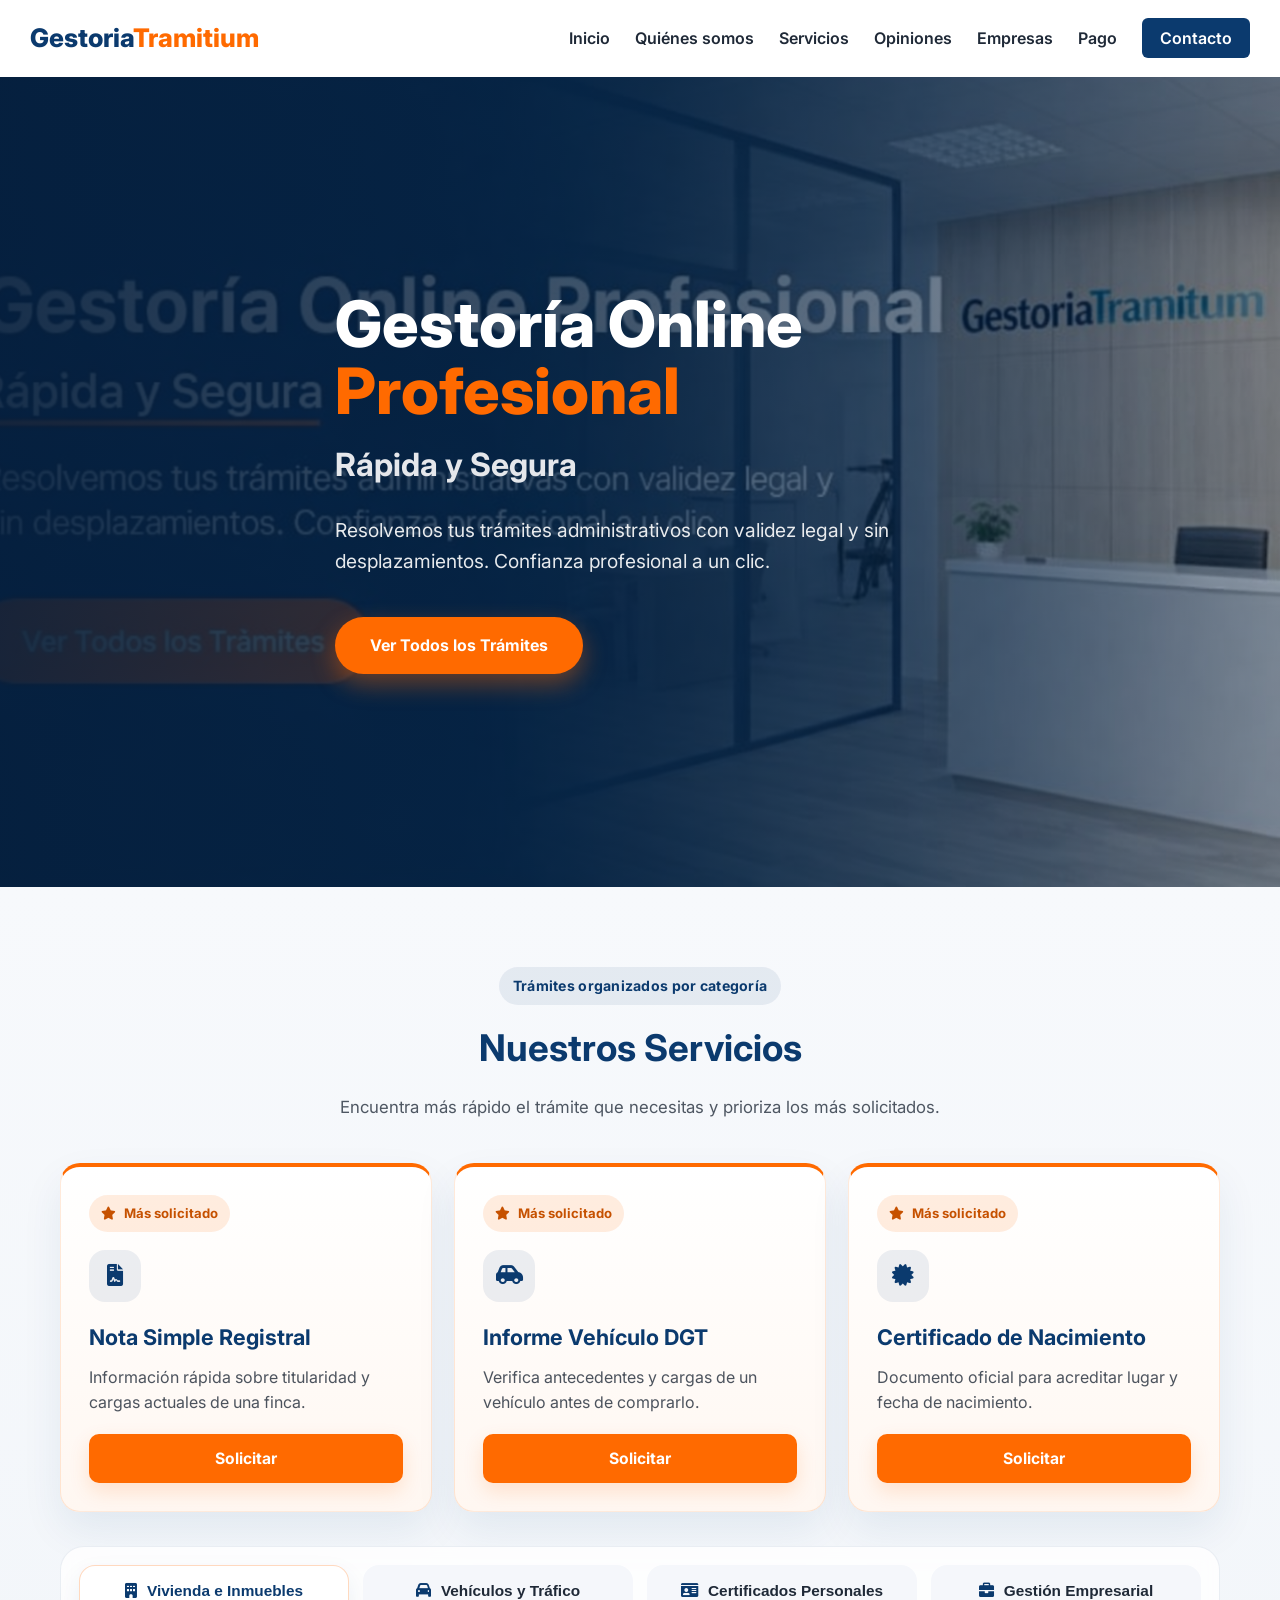
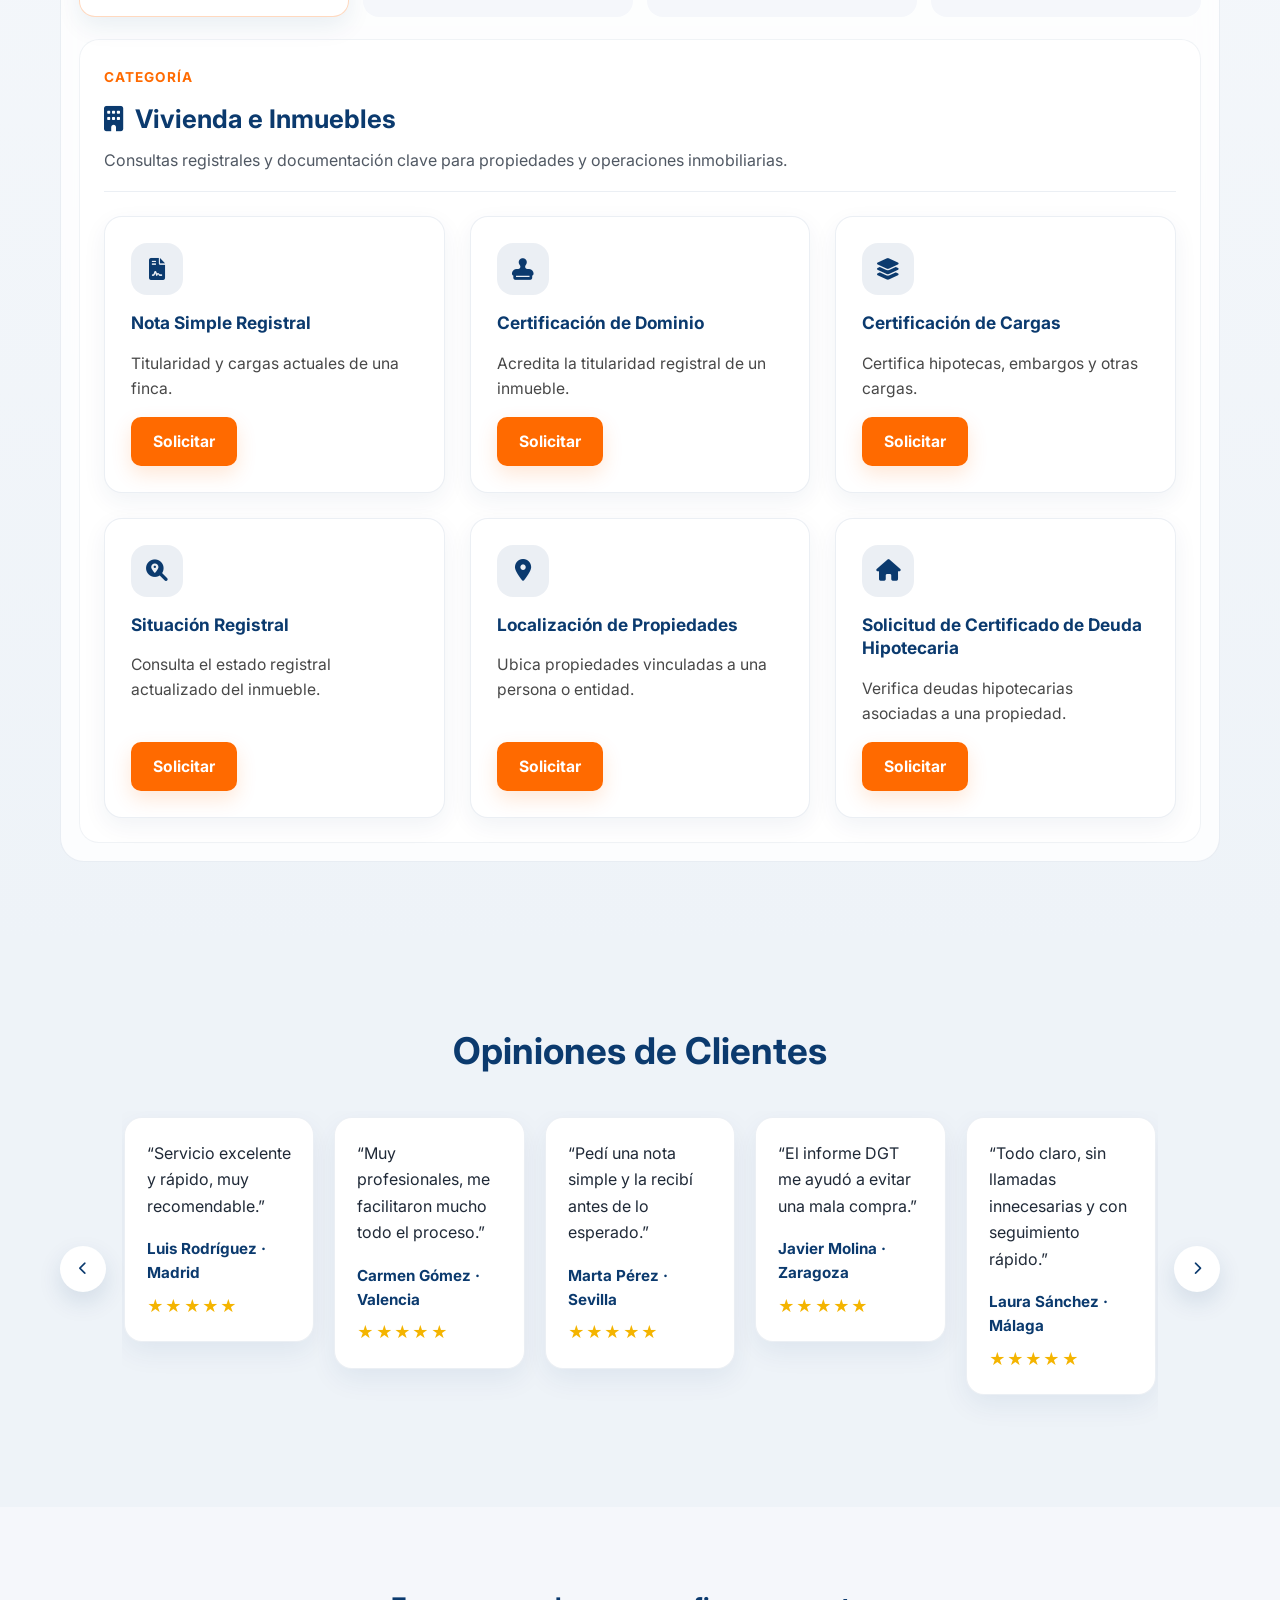
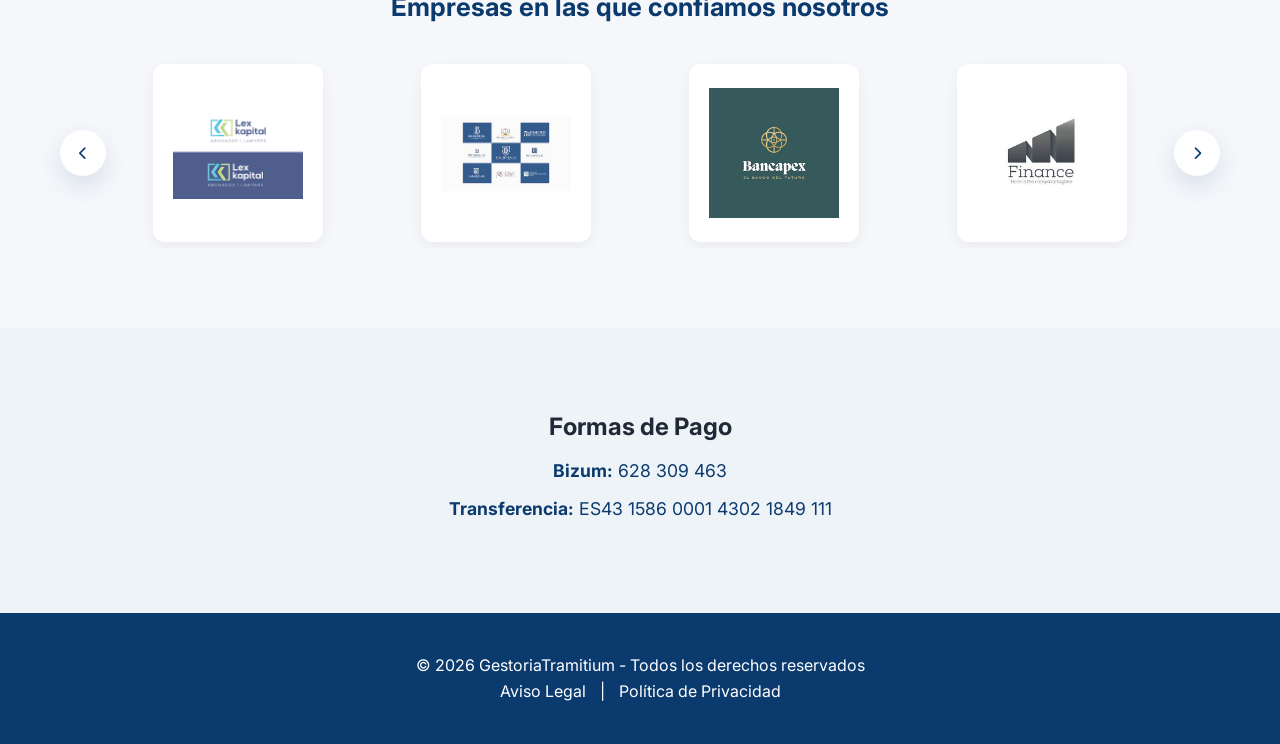
<file: index.html>
<!DOCTYPE html>
<html lang="es">
<head>
    <meta charset="UTF-8">
    <meta name="viewport" content="width=device-width, initial-scale=1.0">
    <title>GestoriaTramitium - Trámites Online</title>
    <link href="https://fonts.googleapis.com/css2?family=Inter:wght@300;400;600;700;800&display=swap" rel="stylesheet">
    <link rel="stylesheet" href="https://cdnjs.cloudflare.com/ajax/libs/font-awesome/6.0.0/css/all.min.css">
    <link rel="stylesheet" href="style.css">
</head>
<body>

<header>
    <nav class="navbar">
        <div class="logo">
            <a href="index.html" class="logo-link">
                <span class="logo-text">Gestoria<span>Tramitium</span></span>
            </a>
        </div>

        <ul class="nav-links">
            <li><a href="#inicio">Inicio</a></li>
            <li><a href="quienes-somos.html">Quiénes somos</a></li>
            <li><a href="#servicios">Servicios</a></li>
            <li><a href="#testimonios">Opiniones</a></li>
            <li><a href="#clientes">Empresas</a></li>
            <li><a href="#pago">Pago</a></li>
            <li><a href="mailto:tramite@gestoriatramitium.es" class="btn-contact">Contacto</a></li>
        </ul>
    </nav>
</header>

<section id="inicio" class="hero">
    <div class="hero-overlay"></div>

    <div class="hero-container">
        <div class="hero-content container">
            <h1>
                Gestoría Online <br>
                <span class="highlight">Profesional</span>
            </h1>

            <h2>Rápida y Segura</h2>

            <p>
                Resolvemos tus trámites administrativos con validez legal y sin desplazamientos.
                Confianza profesional a un clic.
            </p>

            <a href="#servicios" class="cta-main">
                Ver Todos los Trámites
            </a>
        </div>
    </div>
</section>

<section id="servicios" class="section services-section">
    <div class="container">
        <div class="section-header services-header">
            <span class="section-eyebrow">Trámites organizados por categoría</span>
            <h2>Nuestros Servicios</h2>
            <p>Encuentra más rápido el trámite que necesitas y prioriza los más solicitados.</p>
        </div>

        <div class="featured-services">
            <article class="featured-card">
                <span class="featured-badge"><i class="fa-solid fa-star"></i> Más solicitado</span>
                <div class="featured-icon"><i class="fa-solid fa-file-contract"></i></div>
                <div class="featured-copy">
                    <h3>Nota Simple Registral</h3>
                    <p>Información rápida sobre titularidad y cargas actuales de una finca.</p>
                </div>
                <a href="https://docs.google.com/forms/d/e/1FAIpQLSeAPuFncG-16JSSHBr7iml4V8OIPR55cmPd4rYVPtdCjG9xKw/viewform?usp=header" class="btn-service" target="_blank" rel="noopener noreferrer">Solicitar</a>
            </article>

            <article class="featured-card">
                <span class="featured-badge"><i class="fa-solid fa-star"></i> Más solicitado</span>
                <div class="featured-icon"><i class="fa-solid fa-car-side"></i></div>
                <div class="featured-copy">
                    <h3>Informe Vehículo DGT</h3>
                    <p>Verifica antecedentes y cargas de un vehículo antes de comprarlo.</p>
                </div>
                <a href="https://docs.google.com/forms/d/e/1FAIpQLSfPMPpwp64ntn2y9XhbDTxqcHLTMRMqArTNuViWwEWyZ9jGfQ/viewform?usp=header" class="btn-service" target="_blank" rel="noopener noreferrer">Solicitar</a>
            </article>

            <article class="featured-card">
                <span class="featured-badge"><i class="fa-solid fa-star"></i> Más solicitado</span>
                <div class="featured-icon"><i class="fa-solid fa-certificate"></i></div>
                <div class="featured-copy">
                    <h3>Certificado de Nacimiento</h3>
                    <p>Documento oficial para acreditar lugar y fecha de nacimiento.</p>
                </div>
                <a href="https://docs.google.com/forms/d/e/1FAIpQLSfcJP7ArRjXzZjLSYHaSzUXXNsXbHl8WrlpL-mCj-HWcej-9Q/viewform?usp=header" class="btn-service" target="_blank" rel="noopener noreferrer">Solicitar</a>
            </article>
        </div>

        <div class="services-browser">
            <div class="service-tabs" role="tablist" aria-label="Categorías de trámites">
                <button class="tab-button active" type="button" data-category="inmuebles" role="tab" aria-selected="true">
                    <i class="fa-solid fa-building"></i>
                    <span>Vivienda e Inmuebles</span>
                </button>

                <button class="tab-button" type="button" data-category="vehiculos" role="tab" aria-selected="false">
                    <i class="fa-solid fa-car"></i>
                    <span>Vehículos y Tráfico</span>
                </button>

                <button class="tab-button" type="button" data-category="personales" role="tab" aria-selected="false">
                    <i class="fa-solid fa-id-card"></i>
                    <span>Certificados Personales</span>
                </button>

                <button class="tab-button" type="button" data-category="empresarial" role="tab" aria-selected="false">
                    <i class="fa-solid fa-briefcase"></i>
                    <span>Gestión Empresarial</span>
                </button>
            </div>

            <div class="service-select-wrapper">
                <label for="service-category" class="service-select-label">Explorar categoría</label>
                <select id="service-category" class="service-select" aria-label="Selecciona una categoría de trámites">
                    <option value="inmuebles">Vivienda e Inmuebles</option>
                    <option value="vehiculos">Vehículos y Tráfico</option>
                    <option value="personales">Certificados Personales</option>
                    <option value="empresarial">Gestión Empresarial</option>
                </select>
            </div>

            <div class="service-panels">
                <div class="service-panel active" id="panel-inmuebles" data-category="inmuebles" role="tabpanel">
                    <div class="category-header">
                        <div>
                            <span class="category-kicker">Categoría</span>
                            <h3><i class="fa-solid fa-building"></i> Vivienda e Inmuebles</h3>
                            <p>Consultas registrales y documentación clave para propiedades y operaciones inmobiliarias.</p>
                        </div>
                    </div>

                    <div class="service-grid category-grid">
                        <article class="service-card">
                            <div class="card-icon"><i class="fa-solid fa-file-contract"></i></div>
                            <h4>Nota Simple Registral</h4>
                            <p>Titularidad y cargas actuales de una finca.</p>
                            <a href="https://docs.google.com/forms/d/e/1FAIpQLSeAPuFncG-16JSSHBr7iml4V8OIPR55cmPd4rYVPtdCjG9xKw/viewform?usp=header" class="btn-service" target="_blank" rel="noopener noreferrer">Solicitar</a>
                        </article>

                        <article class="service-card">
                            <div class="card-icon"><i class="fa-solid fa-stamp"></i></div>
                            <h4>Certificación de Dominio</h4>
                            <p>Acredita la titularidad registral de un inmueble.</p>
                            <a href="https://docs.google.com/forms/d/e/1FAIpQLSdmdEooY22JpDGJ7arMW2-H1IZ99RW9dqCH8C1Ai9Wh0oXoJw/viewform?usp=header" class="btn-service" target="_blank" rel="noopener noreferrer">Solicitar</a>
                        </article>

                        <article class="service-card">
                            <div class="card-icon"><i class="fa-solid fa-layer-group"></i></div>
                            <h4>Certificación de Cargas</h4>
                            <p>Certifica hipotecas, embargos y otras cargas.</p>
                            <a href="https://docs.google.com/forms/d/e/1FAIpQLSdX22_90FlvsZvMdv0XqBRUU6LWQQbL6edG0oTKm97APpkxBA/viewform?usp=header" class="btn-service" target="_blank" rel="noopener noreferrer">Solicitar</a>
                        </article>

                        <article class="service-card">
                            <div class="card-icon"><i class="fa-solid fa-magnifying-glass-location"></i></div>
                            <h4>Situación Registral</h4>
                            <p>Consulta el estado registral actualizado del inmueble.</p>
                            <a href="https://docs.google.com/forms/d/e/1FAIpQLSfFzVcOHyPvipcp5dukV1DJxYKEtJiL-1R5BaZY5iPwV5obuA/viewform?usp=header" class="btn-service" target="_blank" rel="noopener noreferrer">Solicitar</a>
                        </article>

                        <article class="service-card">
                            <div class="card-icon"><i class="fa-solid fa-location-dot"></i></div>
                            <h4>Localización de Propiedades</h4>
                            <p>Ubica propiedades vinculadas a una persona o entidad.</p>
                            <a href="https://docs.google.com/forms/d/e/1FAIpQLSd2Hr9woJmdALFdI3NvfpKP8OUT54sobu9-hwbmmXa0YraVbg/viewform?usp=publish-editor" class="btn-service" target="_blank" rel="noopener noreferrer">Solicitar</a>
                        </article>

                        <article class="service-card">
                            <div class="card-icon"><i class="fa-solid fa-house"></i></div>
                            <h4>Solicitud de Certificado de Deuda Hipotecaria</h4>
                            <p>Verifica deudas hipotecarias asociadas a una propiedad.</p>
                            <a href="https://docs.google.com/forms/d/e/1FAIpQLSeyydTtcc99GgAxJTX28Q67yH1gDvUOW3oKoZh9DsC7G4LNfA/viewform?usp=header" class="btn-service" target="_blank" rel="noopener noreferrer">Solicitar</a>
                        </article>
                    </div>
                </div>

                <div class="service-panel" id="panel-vehiculos" data-category="vehiculos" role="tabpanel" hidden>
                    <div class="category-header">
                        <div>
                            <span class="category-kicker">Categoría</span>
                            <h3><i class="fa-solid fa-car"></i> Vehículos y Tráfico</h3>
                            <p>Gestiones de conducción y consultas previas para compra o regularización de vehículos.</p>
                        </div>
                    </div>

                    <div class="service-grid category-grid">
                        <article class="service-card">
                            <div class="card-icon"><i class="fa-solid fa-car-side"></i></div>
                            <h4>Informe Vehículo DGT</h4>
                            <p>Antecedentes, cargas y datos clave del vehículo.</p>
                            <a href="https://docs.google.com/forms/d/e/1FAIpQLSfPMPpwp64ntn2y9XhbDTxqcHLTMRMqArTNuViWwEWyZ9jGfQ/viewform?usp=header" class="btn-service" target="_blank" rel="noopener noreferrer">Solicitar</a>
                        </article>

                        <article class="service-card">
                            <div class="card-icon"><i class="fa-solid fa-rotate"></i></div>
                            <h4>Renovación de Permiso</h4>
                            <p>Renueva tu carnet de conducir sin complicaciones.</p>
                            <a href="https://docs.google.com/forms/d/e/1FAIpQLSeqVDfsaU6dQELM3kQ-3qFwJDe1IUKPJz9P-FbWnJSkB-_DBw/viewform?usp=header" class="btn-service" target="_blank" rel="noopener noreferrer">Solicitar</a>
                        </article>

                        <article class="service-card">
                            <div class="card-icon"><i class="fa-solid fa-copy"></i></div>
                            <h4>Duplicado de Permiso</h4>
                            <p>Recupera tu permiso por pérdida, robo o deterioro.</p>
                            <a href="https://docs.google.com/forms/d/e/1FAIpQLSdCD3CsSqiNkQxTTYUfX2oi3cts_glC5fi25wjRFkbEcJIRwQ/viewform?usp=header" class="btn-service" target="_blank" rel="noopener noreferrer">Solicitar</a>
                        </article>

                        <article class="service-card">
                            <div class="card-icon"><i class="fa-solid fa-earth-europe"></i></div>
                            <h4>Permiso Internacional</h4>
                            <p>Obtén autorización para conducir fuera de España.</p>
                            <a href="https://docs.google.com/forms/d/e/1FAIpQLSdXsXyRcMer5cnr2YxzN1tOMVWZEcAvYmFk_5C8_c8wnA3EEA/viewform?usp=header" class="btn-service" target="_blank" rel="noopener noreferrer">Solicitar</a>
                        </article>

                        <article class="service-card">
                            <div class="card-icon"><i class="fa-solid fa-right-left"></i></div>
                            <h4>Canje de Permiso</h4>
                            <p>Cambia tu permiso extranjero por uno español.</p>
                            <a href="https://docs.google.com/forms/d/e/1FAIpQLScn-E86dJNsz6cksdhGfNf4zJjHBc8VRehr4XdLJrKQVHjw5g/viewform?usp=header" class="btn-service" target="_blank" rel="noopener noreferrer">Solicitar</a>
                        </article>
                    </div>
                </div>

                <div class="service-panel" id="panel-personales" data-category="personales" role="tabpanel" hidden>
                    <div class="category-header">
                        <div>
                            <span class="category-kicker">Categoría</span>
                            <h3><i class="fa-solid fa-id-card"></i> Certificados Personales</h3>
                            <p>Documentación oficial del registro civil para trámites personales y familiares.</p>
                        </div>
                    </div>

                    <div class="service-grid category-grid">
                        <article class="service-card">
                            <div class="card-icon"><i class="fa-solid fa-certificate"></i></div>
                            <h4>Certificado de Nacimiento</h4>
                            <p>Acredita lugar y fecha oficial de nacimiento.</p>
                            <a href="https://docs.google.com/forms/d/e/1FAIpQLSfcJP7ArRjXzZjLSYHaSzUXXNsXbHl8WrlpL-mCj-HWcej-9Q/viewform?usp=header" class="btn-service" target="_blank" rel="noopener noreferrer">Solicitar</a>
                        </article>

                        <article class="service-card">
                            <div class="card-icon"><i class="fa-solid fa-user-group"></i></div>
                            <h4>Certificado de Matrimonio</h4>
                            <p>Documento oficial que acredita el matrimonio inscrito.</p>
                            <a href="https://docs.google.com/forms/d/e/1FAIpQLSeD6W3l9vCFWT4qp6redlm_qz5BD3s3J87tjuzR3Z6_ta_anw/viewform?usp=header" class="btn-service" target="_blank" rel="noopener noreferrer">Solicitar</a>
                        </article>

                        <article class="service-card">
                            <div class="card-icon"><i class="fa-solid fa-cross"></i></div>
                            <h4>Certificado de Defunción</h4>
                            <p>Acredita oficialmente el fallecimiento de una persona.</p>
                            <a href="https://docs.google.com/forms/d/e/1FAIpQLSc70oRSd_f5plHgd05Q3ZcnC7s2p38URs9K9JVHSG63My9y7A/viewform?usp=header" class="btn-service" target="_blank" rel="noopener noreferrer">Solicitar</a>
                        </article>

                        <article class="service-card">
                            <div class="card-icon"><i class="fa-solid fa-heart"></i></div>
                            <h4>Certificado de Unión Civil</h4>
                            <p>Acredita una pareja de hecho o unión civil.</p>
                            <a href="https://docs.google.com/forms/d/e/1FAIpQLSfMjqWzb8Vik8ky9yTuuKRkvlZbsti5FrfaArVGPUNdrzkWPw/viewform?usp=header" class="btn-service" target="_blank" rel="noopener noreferrer">Solicitar</a>
                        </article>

                        <article class="service-card">
                            <div class="card-icon"><i class="fa-solid fa-house"></i></div>
                            <h4>Certificado de Convivencia</h4>
                            <p>Justifica convivencia en un mismo domicilio.</p>
                            <a href="https://docs.google.com/forms/d/e/1FAIpQLSd_eLk8vyBF8BxmtMttFzpQaU2XKBuUrBiErIYif2DNNhSUBQ/viewform?usp=header" class="btn-service" target="_blank" rel="noopener noreferrer">Solicitar</a>
                        </article>
                    </div>
                </div>

                <div class="service-panel" id="panel-empresarial" data-category="empresarial" role="tabpanel" hidden>
                    <div class="category-header">
                        <div>
                            <span class="category-kicker">Categoría</span>
                            <h3><i class="fa-solid fa-briefcase"></i> Gestión Empresarial</h3>
                            <p>Trámites mercantiles esenciales para constitución, documentación y cumplimiento societario.</p>
                        </div>
                    </div>

                    <div class="service-grid category-grid">
                        <article class="service-card">
                            <div class="card-icon"><i class="fa-solid fa-file-signature"></i></div>
                            <h4>Contrato Privado</h4>
                            <p>Redacción de contratos privados adaptados a tu caso.</p>
                            <a href="https://docs.google.com/forms/d/e/1FAIpQLSfPP-PdwG5HlFnX_6ImQmNWAf_6QLgb1ePA0JeQsWEXgHAGSg/viewform?usp=header" class="btn-service" target="_blank" rel="noopener noreferrer">Solicitar</a>
                        </article>

                        <article class="service-card">
                            <div class="card-icon"><i class="fa-solid fa-building"></i></div>
                            <h4>Denominación Social</h4>
                            <p>Reserva el nombre mercantil de tu empresa.</p>
                            <a href="https://docs.google.com/forms/d/e/1FAIpQLSe2yYUfTEG4Q7nwMgEoFmf-3RaUG5XAl3ffpLn1SklP1RGwZQ/viewform?usp=header" class="btn-service" target="_blank" rel="noopener noreferrer">Solicitar</a>
                        </article>

                        <article class="service-card">
                            <div class="card-icon"><i class="fa-solid fa-folder-open"></i></div>
                            <h4>Depósito de Cuentas</h4>
                            <p>Presenta cuentas anuales en el Registro Mercantil.</p>
                            <a href="https://docs.google.com/forms/d/e/1FAIpQLSc3S8cF_jcVq6msDwvs6_AKHJzcc-hUoMf_YjvlzywxLB1YVQ/viewform?usp=header" class="btn-service" target="_blank" rel="noopener noreferrer">Solicitar</a>
                        </article>

                        <article class="service-card">
                            <div class="card-icon"><i class="fa-solid fa-book"></i></div>
                            <h4>Legalización de Libros</h4>
                            <p>Legaliza libros mercantiles de forma rápida y segura.</p>
                            <a href="https://docs.google.com/forms/d/e/1FAIpQLSdWyVVEP5AbZT3AS2cPPLyi7W6eC2SdQ9xh_TRSVWsA75HrdQ/viewform?usp=header" class="btn-service" target="_blank" rel="noopener noreferrer">Solicitar</a>
                        </article>
                    </div>
                </div>
            </div>
        </div>
    </div>
</section>

<section id="testimonios" class="section bg-light testimonials-section">
    <div class="container text-center">
        <div class="section-header services-header testimonials-header">
            <h2>Opiniones de Clientes</h2>
        </div>

        <div class="testimonials-carousel" aria-label="Carrusel de opiniones de clientes">
            <button class="carousel-control prev" type="button" aria-label="Ver opiniones anteriores">
                <i class="fa-solid fa-chevron-left"></i>
            </button>

            <div class="testimonios-viewport">
                <div class="testimonios-track">
                    <article class="testimonio-slide">
                        <div class="testimonio">
                            <p class="comentario">“Servicio excelente y rápido, muy recomendable.”</p>
                            <p class="cliente">Luis Rodríguez · Madrid</p>
                            <p class="puntuacion">★★★★★</p>
                        </div>
                    </article>

                    <article class="testimonio-slide">
                        <div class="testimonio">
                            <p class="comentario">“Muy profesionales, me facilitaron mucho todo el proceso.”</p>
                            <p class="cliente">Carmen Gómez · Valencia</p>
                            <p class="puntuacion">★★★★★</p>
                        </div>
                    </article>

                    <article class="testimonio-slide">
                        <div class="testimonio">
                            <p class="comentario">“Pedí una nota simple y la recibí antes de lo esperado.”</p>
                            <p class="cliente">Marta Pérez · Sevilla</p>
                            <p class="puntuacion">★★★★★</p>
                        </div>
                    </article>

                    <article class="testimonio-slide">
                        <div class="testimonio">
                            <p class="comentario">“El informe DGT me ayudó a evitar una mala compra.”</p>
                            <p class="cliente">Javier Molina · Zaragoza</p>
                            <p class="puntuacion">★★★★★</p>
                        </div>
                    </article>

                    <article class="testimonio-slide">
                        <div class="testimonio">
                            <p class="comentario">“Todo claro, sin llamadas innecesarias y con seguimiento rápido.”</p>
                            <p class="cliente">Laura Sánchez · Málaga</p>
                            <p class="puntuacion">★★★★★</p>
                        </div>
                    </article>

                    <article class="testimonio-slide">
                        <div class="testimonio">
                            <p class="comentario">“Solicité un certificado y en pocos pasos quedó resuelto.”</p>
                            <p class="cliente">Daniel Ortega · Bilbao</p>
                            <p class="puntuacion">★★★★★</p>
                        </div>
                    </article>

                    <article class="testimonio-slide">
                        <div class="testimonio">
                            <p class="comentario">“Diseño simple, trámite claro y respuesta bastante rápida.”</p>
                            <p class="cliente">Patricia Navarro · Murcia</p>
                            <p class="puntuacion">★★★★★</p>
                        </div>
                    </article>

                    <article class="testimonio-slide">
                        <div class="testimonio">
                            <p class="comentario">“Me gustó que cada servicio estuviera bien explicado y ordenado.”</p>
                            <p class="cliente">Álvaro Romero · Alicante</p>
                            <p class="puntuacion">★★★★★</p>
                        </div>
                    </article>

                    <article class="testimonio-slide">
                        <div class="testimonio">
                            <p class="comentario">“Gestionaron mi certificado de nacimiento sin complicaciones.”</p>
                            <p class="cliente">Natalia Vega · Valladolid</p>
                            <p class="puntuacion">★★★★★</p>
                        </div>
                    </article>

                    <article class="testimonio-slide">
                        <div class="testimonio">
                            <p class="comentario">“La renovación del permiso fue mucho más fácil de lo que pensaba.”</p>
                            <p class="cliente">Sergio Martín · Granada</p>
                            <p class="puntuacion">★★★★★</p>
                        </div>
                    </article>

                    <article class="testimonio-slide">
                        <div class="testimonio">
                            <p class="comentario">“Buen trato, instrucciones claras y cero sensación de pérdida de tiempo.”</p>
                            <p class="cliente">Elena Castro · A Coruña</p>
                            <p class="puntuacion">★★★★★</p>
                        </div>
                    </article>

                    <article class="testimonio-slide">
                        <div class="testimonio">
                            <p class="comentario">“Ideal para quien quiere resolver trámites online sin desplazarse.”</p>
                            <p class="cliente">Rubén Díaz · Palma</p>
                            <p class="puntuacion">★★★★★</p>
                        </div>
                    </article>
                </div>
            </div>

            <button class="carousel-control next" type="button" aria-label="Ver más opiniones">
                <i class="fa-solid fa-chevron-right"></i>
            </button>
        </div>
    </div>
</section>

<section id="clientes" class="section clients-section">
    <div class="container text-center">
        <h2>Empresas en las que confiamos nosotros</h2>

        <div class="clientes-carousel" aria-label="Carrusel de empresas en las que confiamos">
            <button class="carousel-control prev clientes-prev" type="button" aria-label="Ver empresas anteriores">
                <i class="fa-solid fa-chevron-left"></i>
            </button>

            <div class="clientes-viewport">
                <div class="clientes-track">
                    <article class="cliente-slide">
                        <div class="cliente-logo">
                            <img src="logo-1.png" alt="Empresa 1">
                        </div>
                    </article>

                    <article class="cliente-slide">
                        <div class="cliente-logo">
                            <img src="logo-2.png" alt="Empresa 2">
                        </div>
                    </article>

                    <article class="cliente-slide">
                        <div class="cliente-logo">
                            <img src="logo-3.png" alt="Empresa 3">
                        </div>
                    </article>

                    <article class="cliente-slide">
                        <div class="cliente-logo">
                            <img src="logo-4.jfif" alt="Empresa 4">
                        </div>
                    </article>

                    <article class="cliente-slide">
                        <div class="cliente-logo">
                            <img src="logo-6.png" alt="Empresa 6">
                        </div>
                    </article>

                    <article class="cliente-slide">
                        <div class="cliente-logo">
                            <img src="logo-7.png" alt="Empresa 7">
                        </div>
                    </article>

                    <article class="cliente-slide">
                        <div class="cliente-logo">
                            <img src="logo-8.png" alt="Empresa 8">
                        </div>
                    </article>

                    <article class="cliente-slide">
                        <div class="cliente-logo">
                            <img src="logo-9.png" alt="Empresa 9">
                        </div>
                    </article>

                    <article class="cliente-slide">
                        <div class="cliente-logo">
                            <img src="logo-10.png" alt="Empresa 10">
                        </div>
                    </article>

                    <article class="cliente-slide">
                        <div class="cliente-logo">
                            <img src="logo-11.png" alt="Empresa 11">
                        </div>
                    </article>

                    <article class="cliente-slide">
                        <div class="cliente-logo">
                            <img src="logo-12.png" alt="Empresa 12">
                        </div>
                    </article>

                    <article class="cliente-slide">
                        <div class="cliente-logo">
                            <img src="logo-13.png" alt="Empresa 13">
                        </div>
                    </article>
                </div>
            </div>

            <button class="carousel-control next clientes-next" type="button" aria-label="Ver más empresas">
                <i class="fa-solid fa-chevron-right"></i>
            </button>
        </div>
    </div>
</section>

<section id="pago" class="section bg-light">
    <div class="container text-center">
        <h2>Formas de Pago</h2>

        <div class="payment-methods">
            <p><strong>Bizum:</strong> 628 309 463</p>
            <p><strong>Transferencia:</strong> ES43 1586 0001 4302 1849 111</p>
        </div>
    </div>
</section>

<div id="aviso-legal-popup" class="popup">
    <div class="popup-content">
        <span class="popup-close" onclick="closePopup('aviso-legal')">&times;</span>
        <h2>Aviso Legal</h2>
        <p>Gestoría Tramitium es una plataforma online dedicada a la intermediación y gestión de trámites ante registros públicos y organismos oficiales. La información publicada en esta web tiene carácter informativo y puede ser actualizada sin previo aviso. Los plazos, requisitos y costes de gestión pueden variar en función del organismo competente y de las circunstancias concretas de cada expediente.</p>
    </div>
</div>

<div id="politica-privacidad-popup" class="popup">
    <div class="popup-content">
        <span class="popup-close" onclick="closePopup('politica-privacidad')">&times;</span>
        <h2>Política de Privacidad</h2>
        <p>Tratamos sus datos personales con absoluta confidencialidad y conforme a la normativa aplicable en materia de protección de datos. La información facilitada por el usuario será utilizada exclusivamente para la gestión del trámite solicitado, la atención de consultas y, en su caso, el cumplimiento de obligaciones legales. No se cederán datos a terceros ajenos al procedimiento salvo obligación legal o necesidad directa para la tramitación encargada.</p>
    </div>
</div>

<footer>
    <div class="container">
        <p>© 2026 GestoriaTramitium - Todos los derechos reservados</p>
        <p>
            <a href="javascript:void(0)" onclick="openPopup('aviso-legal')">Aviso Legal</a> |
            <a href="javascript:void(0)" onclick="openPopup('politica-privacidad')">Política de Privacidad</a>
        </p>
    </div>
</footer>

<script>
    function openPopup(popupId) {
        document.getElementById(popupId + '-popup').style.display = 'block';
        document.body.style.overflow = 'hidden';
    }

    function closePopup(popupId) {
        document.getElementById(popupId + '-popup').style.display = 'none';
        document.body.style.overflow = 'auto';
    }

    window.onclick = function(event) {
        if (event.target.className === 'popup') {
            event.target.style.display = "none";
            document.body.style.overflow = 'auto';
        }
    }

    const tabButtons = document.querySelectorAll('.tab-button');
    const servicePanels = document.querySelectorAll('.service-panel');
    const serviceSelect = document.getElementById('service-category');

    function setActiveCategory(category) {
        tabButtons.forEach((button) => {
            const isActive = button.dataset.category === category;
            button.classList.toggle('active', isActive);
            button.setAttribute('aria-selected', isActive ? 'true' : 'false');
        });

        servicePanels.forEach((panel) => {
            const isActive = panel.dataset.category === category;
            panel.classList.toggle('active', isActive);
            panel.hidden = !isActive;
        });

        if (serviceSelect && serviceSelect.value !== category) {
            serviceSelect.value = category;
        }
    }

    tabButtons.forEach((button) => {
        button.addEventListener('click', () => setActiveCategory(button.dataset.category));
    });

    if (serviceSelect) {
        serviceSelect.addEventListener('change', (event) => setActiveCategory(event.target.value));
    }

    const testimonialsCarousel = document.querySelector('.testimonials-carousel');

    if (testimonialsCarousel) {
        const track = testimonialsCarousel.querySelector('.testimonios-track');
        const slides = Array.from(track.querySelectorAll('.testimonio-slide'));
        const prevButton = testimonialsCarousel.querySelector('.carousel-control.prev');
        const nextButton = testimonialsCarousel.querySelector('.carousel-control.next');
        let currentIndex = 0;
        let autoPlay;

        function getVisibleTestimonials() {
            if (window.innerWidth <= 640) return 1;
            if (window.innerWidth <= 1024) return 2;
            return 5;
        }

        function getMaxIndex() {
            return Math.max(0, slides.length - getVisibleTestimonials());
        }

        function updateCarousel(animate = true) {
            const safeIndex = Math.min(currentIndex, getMaxIndex());
            currentIndex = safeIndex;
            track.style.transition = animate ? 'transform 0.45s ease' : 'none';
            const offset = slides[currentIndex] ? slides[currentIndex].offsetLeft : 0;
            track.style.transform = `translateX(-${offset}px)`;
        }

        function goNext() {
            currentIndex = currentIndex >= getMaxIndex() ? 0 : currentIndex + 1;
            updateCarousel();
        }

        function goPrev() {
            currentIndex = currentIndex <= 0 ? getMaxIndex() : currentIndex - 1;
            updateCarousel();
        }

        function startAutoPlay() {
            stopAutoPlay();
            autoPlay = setInterval(goNext, 2800);
        }

        function stopAutoPlay() {
            if (autoPlay) {
                clearInterval(autoPlay);
            }
        }

        nextButton.addEventListener('click', () => {
            goNext();
            startAutoPlay();
        });

        prevButton.addEventListener('click', () => {
            goPrev();
            startAutoPlay();
        });

        testimonialsCarousel.addEventListener('mouseenter', stopAutoPlay);
        testimonialsCarousel.addEventListener('mouseleave', startAutoPlay);
        testimonialsCarousel.addEventListener('focusin', stopAutoPlay);
        testimonialsCarousel.addEventListener('focusout', startAutoPlay);

        window.addEventListener('resize', () => updateCarousel(false));

        updateCarousel(false);
        startAutoPlay();
    }

    const clientesCarousel = document.querySelector('.clientes-carousel');

    if (clientesCarousel) {
        const track = clientesCarousel.querySelector('.clientes-track');
        const slides = Array.from(track.querySelectorAll('.cliente-slide'));
        const prevButton = clientesCarousel.querySelector('.clientes-prev');
        const nextButton = clientesCarousel.querySelector('.clientes-next');
        let currentIndex = 0;
        let autoPlayClientes;

        function getVisibleClientes() {
            if (window.innerWidth <= 640) return 1;
            if (window.innerWidth <= 1024) return 2;
            return 4;
        }

        function getClientesMaxIndex() {
            return Math.max(0, slides.length - getVisibleClientes());
        }

        function updateClientesCarousel(animate = true) {
            const safeIndex = Math.min(currentIndex, getClientesMaxIndex());
            currentIndex = safeIndex;
            track.style.transition = animate ? 'transform 0.45s ease' : 'none';
            const offset = slides[currentIndex] ? slides[currentIndex].offsetLeft : 0;
            track.style.transform = `translateX(-${offset}px)`;
        }

        function goClientesNext() {
            currentIndex = currentIndex >= getClientesMaxIndex() ? 0 : currentIndex + 1;
            updateClientesCarousel();
        }

        function goClientesPrev() {
            currentIndex = currentIndex <= 0 ? getClientesMaxIndex() : currentIndex - 1;
            updateClientesCarousel();
        }

        function startClientesAutoPlay() {
            stopClientesAutoPlay();
            autoPlayClientes = setInterval(goClientesNext, 2600);
        }

        function stopClientesAutoPlay() {
            if (autoPlayClientes) {
                clearInterval(autoPlayClientes);
            }
        }

        nextButton.addEventListener('click', () => {
            goClientesNext();
            startClientesAutoPlay();
        });

        prevButton.addEventListener('click', () => {
            goClientesPrev();
            startClientesAutoPlay();
        });

        clientesCarousel.addEventListener('mouseenter', stopClientesAutoPlay);
        clientesCarousel.addEventListener('mouseleave', startClientesAutoPlay);
        clientesCarousel.addEventListener('focusin', stopClientesAutoPlay);
        clientesCarousel.addEventListener('focusout', startClientesAutoPlay);

        window.addEventListener('resize', () => updateClientesCarousel(false));

        updateClientesCarousel(false);
        startClientesAutoPlay();
    }
</script>

</body>
</html>
</file>
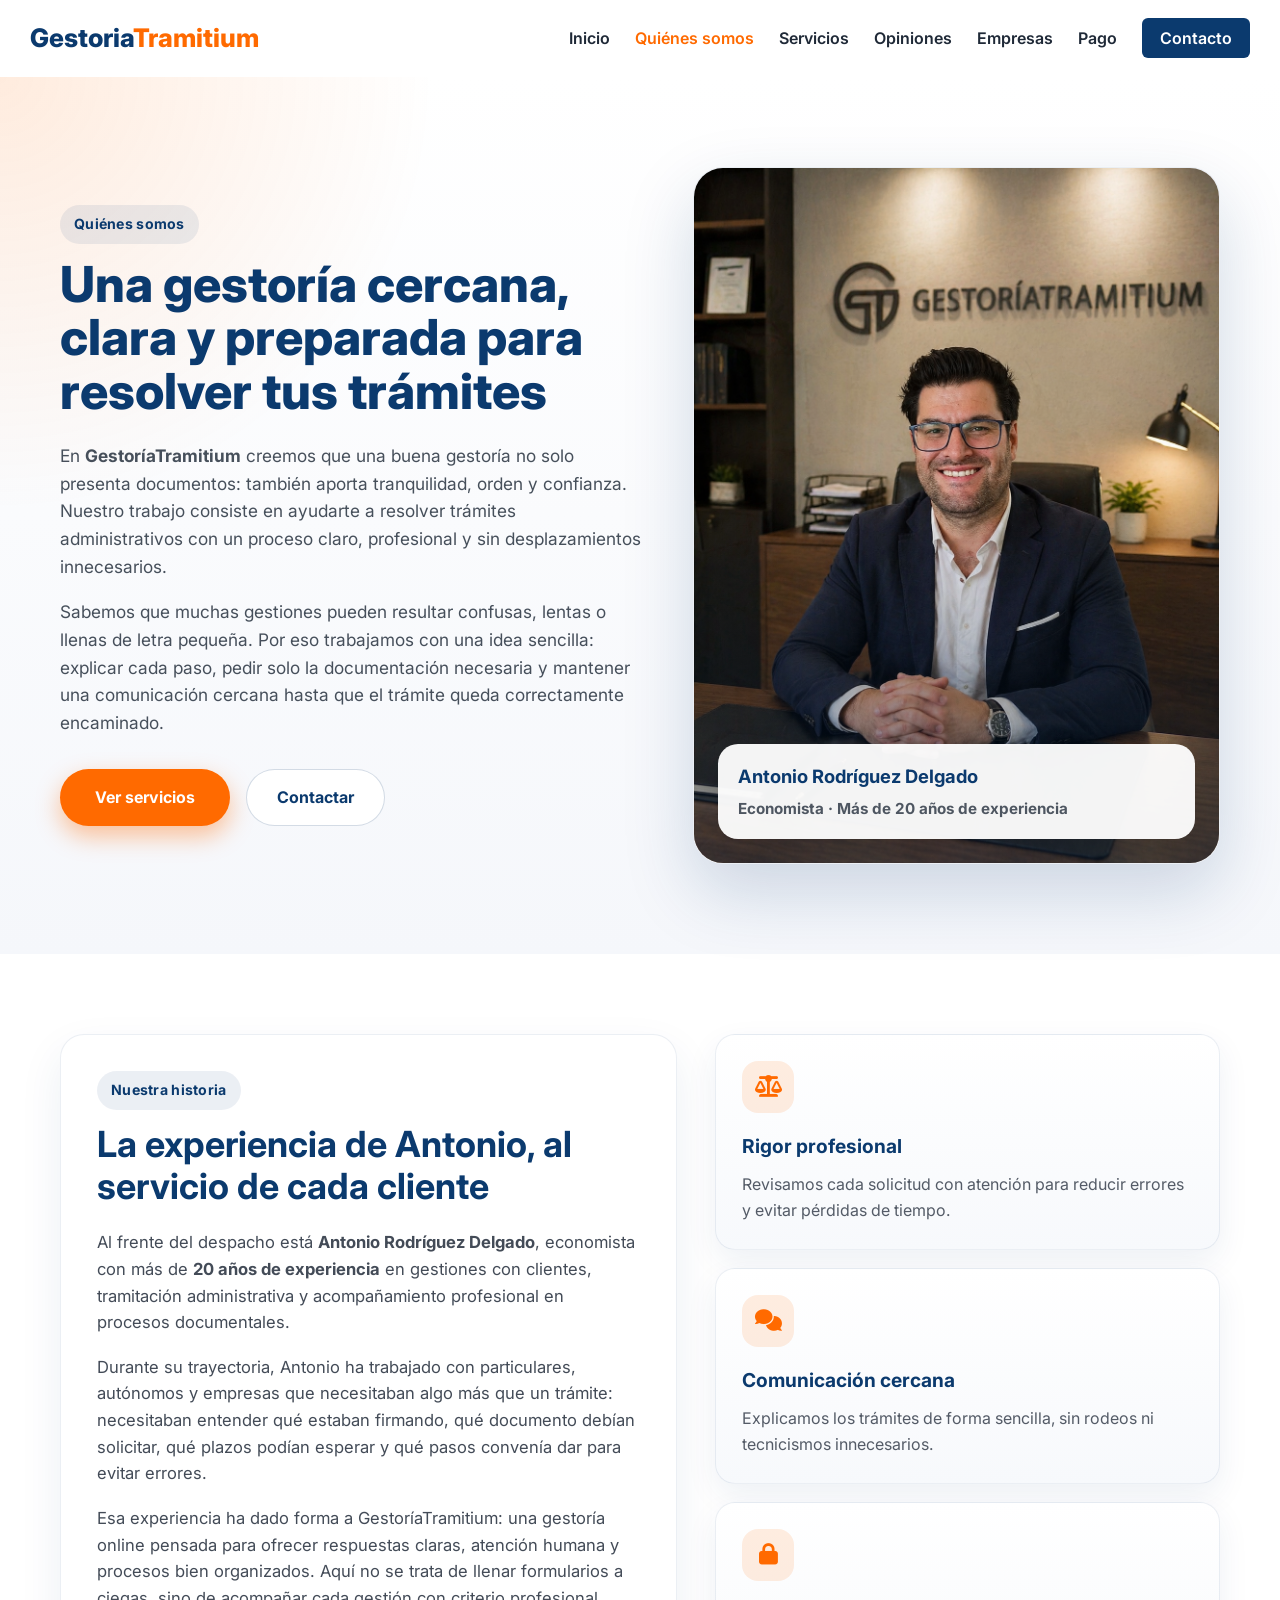
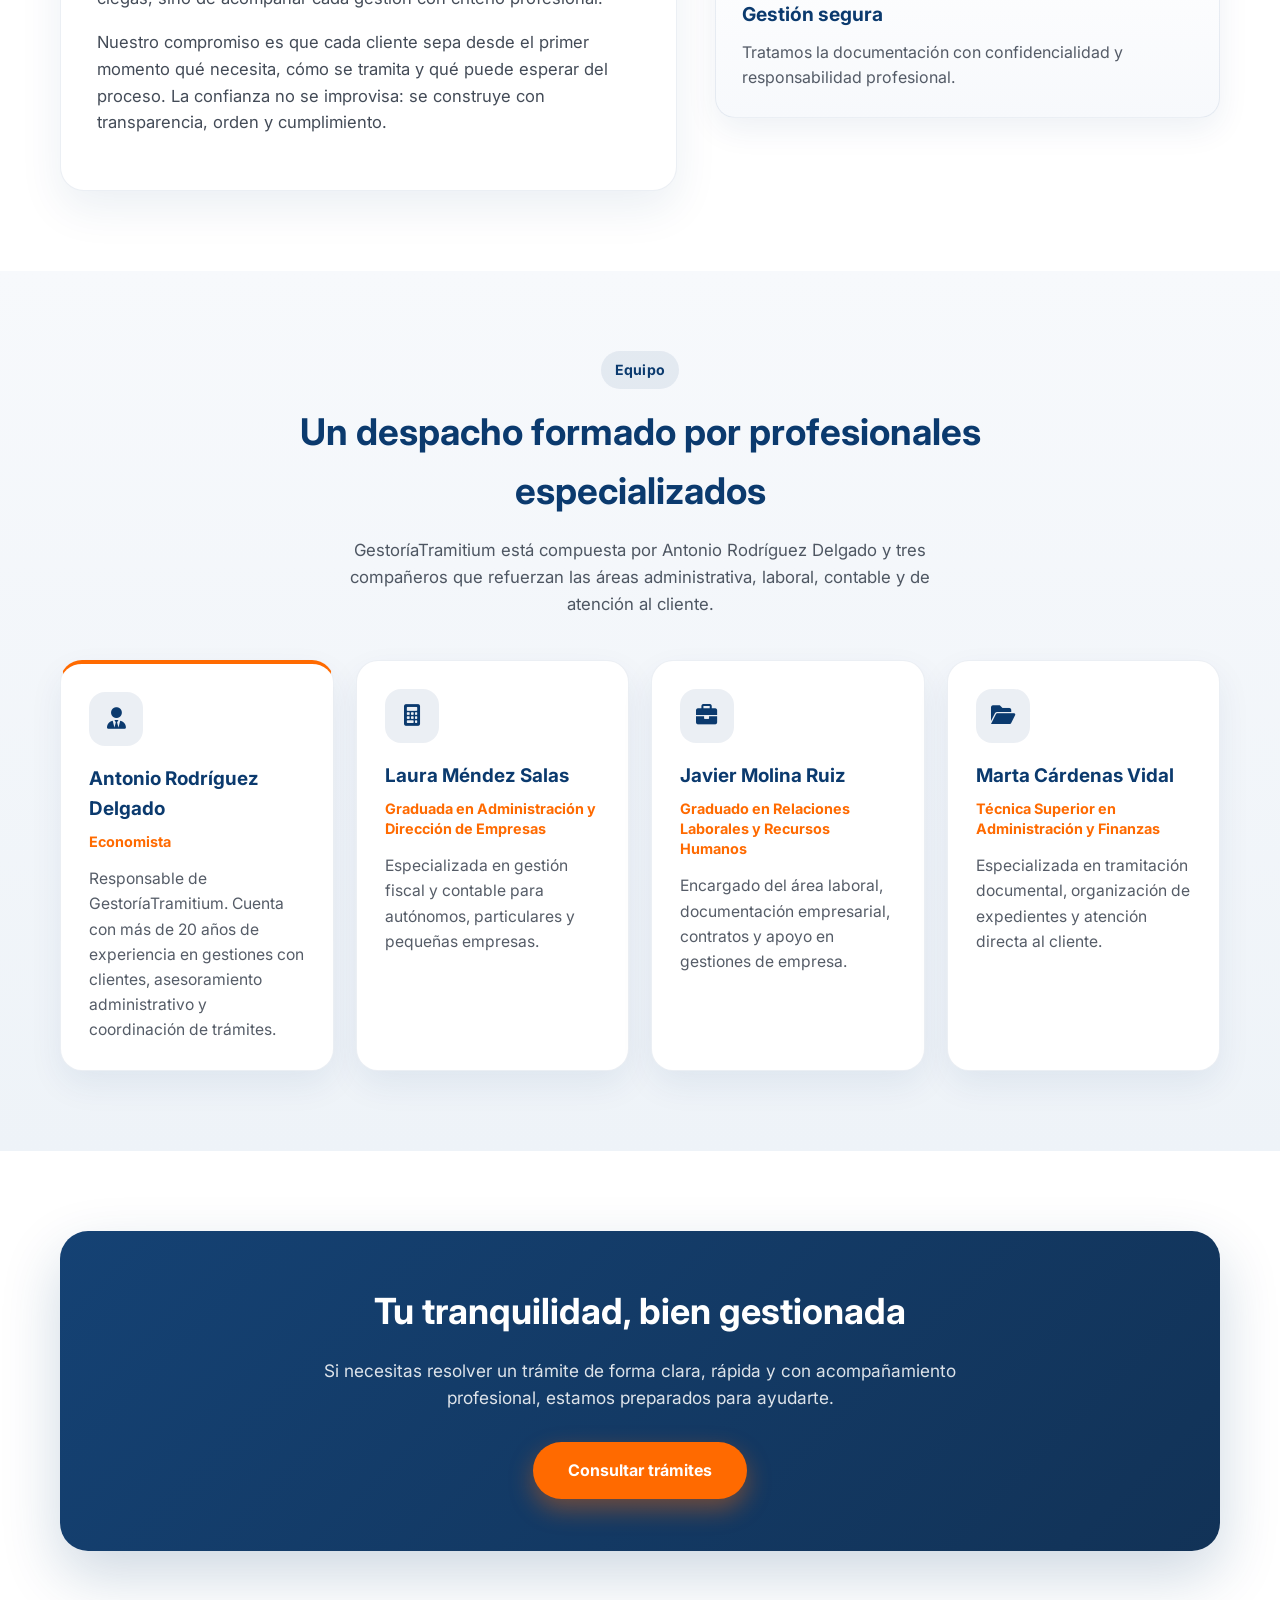
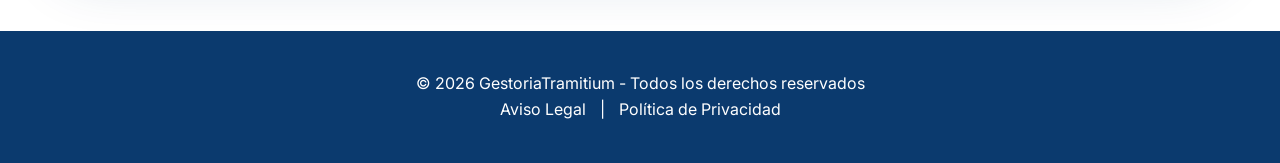
<file: quienes-somos.html>
<!DOCTYPE html>
<html lang="es">
<head>
    <meta charset="UTF-8">
    <meta name="viewport" content="width=device-width, initial-scale=1.0">
    <title>Quiénes somos - GestoriaTramitium</title>
    <link href="https://fonts.googleapis.com/css2?family=Inter:wght@300;400;600;700;800&display=swap" rel="stylesheet">
    <link rel="stylesheet" href="https://cdnjs.cloudflare.com/ajax/libs/font-awesome/6.0.0/css/all.min.css">
    <link rel="stylesheet" href="style.css">
</head>
<body>

<header>
    <nav class="navbar">
        <div class="logo">
            <a href="index.html" class="logo-link">
                <span class="logo-text">Gestoria<span>Tramitium</span></span>
            </a>
        </div>

        <ul class="nav-links">
            <li><a href="index.html#inicio">Inicio</a></li>
            <li><a href="quienes-somos.html" class="active-link">Quiénes somos</a></li>
            <li><a href="index.html#servicios">Servicios</a></li>
            <li><a href="index.html#testimonios">Opiniones</a></li>
            <li><a href="index.html#clientes">Empresas</a></li>
            <li><a href="index.html#pago">Pago</a></li>
            <li><a href="mailto:tramite@gestoriatramitium.es" class="btn-contact">Contacto</a></li>
        </ul>
    </nav>
</header>

<main>
    <section class="about-page-hero">
        <div class="container">
            <div class="about-page-grid">
                <div class="about-page-copy">
                    <span class="section-eyebrow">Quiénes somos</span>

                    <h1>Una gestoría cercana, clara y preparada para resolver tus trámites</h1>

                    <p>
                        En <strong>GestoríaTramitium</strong> creemos que una buena gestoría no solo presenta documentos:
                        también aporta tranquilidad, orden y confianza. Nuestro trabajo consiste en ayudarte a resolver
                        trámites administrativos con un proceso claro, profesional y sin desplazamientos innecesarios.
                    </p>

                    <p>
                        Sabemos que muchas gestiones pueden resultar confusas, lentas o llenas de letra pequeña. Por eso
                        trabajamos con una idea sencilla: explicar cada paso, pedir solo la documentación necesaria y mantener
                        una comunicación cercana hasta que el trámite queda correctamente encaminado.
                    </p>

                    <div class="about-page-actions">
                        <a href="index.html#servicios" class="cta-main">Ver servicios</a>
                        <a href="mailto:tramite@gestoriatramitium.es" class="cta-outline">Contactar</a>
                    </div>
                </div>

                <div class="about-page-photo">
                    <img src="antonio-rodriguez-delgado.png" alt="Antonio Rodríguez Delgado en GestoríaTramitium">

                    <div class="photo-card">
                        <strong>Antonio Rodríguez Delgado</strong>
                        <span>Economista · Más de 20 años de experiencia</span>
                    </div>
                </div>
            </div>
        </div>
    </section>

    <section class="section about-story-section">
        <div class="container">
            <div class="story-grid">
                <div class="story-main">
                    <span class="section-eyebrow">Nuestra historia</span>
                    <h2>La experiencia de Antonio, al servicio de cada cliente</h2>

                    <p>
                        Al frente del despacho está <strong>Antonio Rodríguez Delgado</strong>, economista con más de
                        <strong>20 años de experiencia</strong> en gestiones con clientes, tramitación administrativa y
                        acompañamiento profesional en procesos documentales.
                    </p>

                    <p>
                        Durante su trayectoria, Antonio ha trabajado con particulares, autónomos y empresas que necesitaban
                        algo más que un trámite: necesitaban entender qué estaban firmando, qué documento debían solicitar,
                        qué plazos podían esperar y qué pasos convenía dar para evitar errores.
                    </p>

                    <p>
                        Esa experiencia ha dado forma a GestoríaTramitium: una gestoría online pensada para ofrecer respuestas
                        claras, atención humana y procesos bien organizados. Aquí no se trata de llenar formularios a ciegas,
                        sino de acompañar cada gestión con criterio profesional.
                    </p>

                    <p>
                        Nuestro compromiso es que cada cliente sepa desde el primer momento qué necesita, cómo se tramita y
                        qué puede esperar del proceso. La confianza no se improvisa: se construye con transparencia, orden y
                        cumplimiento.
                    </p>
                </div>

                <aside class="story-aside">
                    <div class="trust-card">
                        <i class="fa-solid fa-scale-balanced"></i>
                        <h3>Rigor profesional</h3>
                        <p>Revisamos cada solicitud con atención para reducir errores y evitar pérdidas de tiempo.</p>
                    </div>

                    <div class="trust-card">
                        <i class="fa-solid fa-comments"></i>
                        <h3>Comunicación cercana</h3>
                        <p>Explicamos los trámites de forma sencilla, sin rodeos ni tecnicismos innecesarios.</p>
                    </div>

                    <div class="trust-card">
                        <i class="fa-solid fa-lock"></i>
                        <h3>Gestión segura</h3>
                        <p>Tratamos la documentación con confidencialidad y responsabilidad profesional.</p>
                    </div>
                </aside>
            </div>
        </div>
    </section>

    <section class="section team-section">
        <div class="container">
            <div class="section-header services-header">
                <span class="section-eyebrow">Equipo</span>
                <h2>Un despacho formado por profesionales especializados</h2>
                <p>
                    GestoríaTramitium está compuesta por Antonio Rodríguez Delgado y tres compañeros que refuerzan las áreas
                    administrativa, laboral, contable y de atención al cliente.
                </p>
            </div>

            <div class="team-grid">
                <article class="team-card team-card-featured">
                    <div class="team-icon">
                        <i class="fa-solid fa-user-tie"></i>
                    </div>
                    <h3>Antonio Rodríguez Delgado</h3>
                    <span>Economista</span>
                    <p>
                        Responsable de GestoríaTramitium. Cuenta con más de 20 años de experiencia en gestiones con clientes,
                        asesoramiento administrativo y coordinación de trámites.
                    </p>
                </article>

                <article class="team-card">
                    <div class="team-icon">
                        <i class="fa-solid fa-calculator"></i>
                    </div>
                    <h3>Laura Méndez Salas</h3>
                    <span>Graduada en Administración y Dirección de Empresas</span>
                    <p>
                        Especializada en gestión fiscal y contable para autónomos, particulares y pequeñas empresas.
                    </p>
                </article>

                <article class="team-card">
                    <div class="team-icon">
                        <i class="fa-solid fa-briefcase"></i>
                    </div>
                    <h3>Javier Molina Ruiz</h3>
                    <span>Graduado en Relaciones Laborales y Recursos Humanos</span>
                    <p>
                        Encargado del área laboral, documentación empresarial, contratos y apoyo en gestiones de empresa.
                    </p>
                </article>

                <article class="team-card">
                    <div class="team-icon">
                        <i class="fa-solid fa-folder-open"></i>
                    </div>
                    <h3>Marta Cárdenas Vidal</h3>
                    <span>Técnica Superior en Administración y Finanzas</span>
                    <p>
                        Especializada en tramitación documental, organización de expedientes y atención directa al cliente.
                    </p>
                </article>
            </div>
        </div>
    </section>

    <section class="about-final-cta">
        <div class="container">
            <div class="final-cta-box">
                <h2>Tu tranquilidad, bien gestionada</h2>
                <p>
                    Si necesitas resolver un trámite de forma clara, rápida y con acompañamiento profesional,
                    estamos preparados para ayudarte.
                </p>
                <a href="index.html#servicios" class="cta-main">Consultar trámites</a>
            </div>
        </div>
    </section>
</main>

<div id="aviso-legal-popup" class="popup">
    <div class="popup-content">
        <span class="popup-close" onclick="closePopup('aviso-legal')">&times;</span>
        <h2>Aviso Legal</h2>
        <p>Gestoría Tramitium es una plataforma online dedicada a la intermediación y gestión de trámites ante registros públicos y organismos oficiales. La información publicada en esta web tiene carácter informativo y puede ser actualizada sin previo aviso. Los plazos, requisitos y costes de gestión pueden variar en función del organismo competente y de las circunstancias concretas de cada expediente.</p>
    </div>
</div>

<div id="politica-privacidad-popup" class="popup">
    <div class="popup-content">
        <span class="popup-close" onclick="closePopup('politica-privacidad')">&times;</span>
        <h2>Política de Privacidad</h2>
        <p>Tratamos sus datos personales con absoluta confidencialidad y conforme a la normativa aplicable en materia de protección de datos. La información facilitada por el usuario será utilizada exclusivamente para la gestión del trámite solicitado, la atención de consultas y, en su caso, el cumplimiento de obligaciones legales. No se cederán datos a terceros ajenos al procedimiento salvo obligación legal o necesidad directa para la tramitación encargada.</p>
    </div>
</div>

<footer>
    <div class="container">
        <p>© 2026 GestoriaTramitium - Todos los derechos reservados</p>
        <p>
            <a href="javascript:void(0)" onclick="openPopup('aviso-legal')">Aviso Legal</a> |
            <a href="javascript:void(0)" onclick="openPopup('politica-privacidad')">Política de Privacidad</a>
        </p>
    </div>
</footer>

<script>
    function openPopup(popupId) {
        document.getElementById(popupId + '-popup').style.display = 'block';
        document.body.style.overflow = 'hidden';
    }

    function closePopup(popupId) {
        document.getElementById(popupId + '-popup').style.display = 'none';
        document.body.style.overflow = 'auto';
    }

    window.onclick = function(event) {
        if (event.target.className === 'popup') {
            event.target.style.display = "none";
            document.body.style.overflow = 'auto';
        }
    }
</script>

</body>
</html>
</file>
<file: style.css>
/* =========================================
   RESET Y BASE
   ========================================= */
* {
    margin: 0;
    padding: 0;
    box-sizing: border-box;
}

:root {
    --primary: #0b3a6e;
    --secondary: #ff6a00;
    --bg-light: #f5f7fb;
    --text: #1f2937;
    --white: #ffffff;
}

body {
    font-family: 'Inter', sans-serif;
    background: var(--bg-light);
    color: var(--text);
    line-height: 1.6;
}

.container {
    max-width: 1200px;
    margin: auto;
    padding: 0 20px;
}

/* =========================================
   NAVBAR
   ========================================= */
.navbar {
    display: flex;
    justify-content: space-between;
    align-items: center;
    padding: 18px 30px;
    background: rgba(255,255,255,0.95);
    backdrop-filter: blur(10px);
    position: sticky;
    top: 0;
    z-index: 1000;
}

.logo-link {
    text-decoration: none;
}

.logo-text {
    font-weight: 800;
    font-size: 1.6rem;
    color: var(--primary);
}

.logo-text span {
    color: var(--secondary);
}

.nav-links {
    display: flex;
    list-style: none;
}

.nav-links li {
    margin-left: 25px;
}

.nav-links a {
    text-decoration: none;
    color: var(--text);
    font-weight: 600;
}

.nav-links a:hover,
.nav-links a.active-link {
    color: var(--secondary);
}

.btn-contact {
    background: var(--primary);
    color: white !important;
    padding: 10px 18px;
    border-radius: 6px;
}

.btn-contact:hover {
    background: #082f5a;
}

/* =========================================
   HERO PREMIUM
   ========================================= */
.hero {
    position: relative;
    min-height: 90vh;
    display: flex;
    align-items: center;
    background: url("hero.png") center/cover no-repeat;
}

.hero-overlay {
    position: absolute;
    inset: 0;
    background: linear-gradient(
        to right,
        rgba(5, 30, 60, 0.92),
        rgba(5, 30, 60, 0.75),
        rgba(5, 30, 60, 0.4)
    );
}

.hero-container {
    position: relative;
    z-index: 2;
    width: 100%;
}

.hero-content {
    max-width: 650px;
}

.hero h1 {
    font-size: 4rem;
    color: white;
    font-weight: 800;
    line-height: 1.05;
}

.hero h2 {
    font-size: 2rem;
    margin: 15px 0 25px;
    color: #e5e7eb;
}

.hero p {
    font-size: 1.2rem;
    color: rgba(255,255,255,0.9);
    margin-bottom: 40px;
}

.highlight {
    color: var(--secondary);
}

.cta-main {
    background: var(--secondary);
    color: white;
    padding: 16px 35px;
    border-radius: 50px;
    text-decoration: none;
    font-weight: 700;
    display: inline-block;
    box-shadow: 0 10px 25px rgba(255,106,0,0.4);
    transition: 0.3s;
}

.cta-main:hover {
    background: #e55f00;
    transform: translateY(-2px);
}

/* =========================================
   SECCIONES
   ========================================= */
.section {
    padding: 80px 0;
}

.section-header h2 {
    text-align: center;
    font-size: 2.3rem;
    color: var(--primary);
    margin-bottom: 16px;
}

.section-eyebrow {
    display: inline-block;
    padding: 8px 14px;
    border-radius: 999px;
    background: rgba(11, 58, 110, 0.08);
    color: var(--primary);
    font-size: 0.88rem;
    font-weight: 700;
    letter-spacing: 0.02em;
    margin-bottom: 14px;
}

.bg-light {
    background: #eef3f8;
}

.text-center {
    text-align: center;
}

/* =========================================
   PÁGINA QUIÉNES SOMOS
   ========================================= */
.about-page-hero {
    padding: 90px 0;
    background:
        radial-gradient(circle at top left, rgba(255, 106, 0, 0.13), transparent 28%),
        linear-gradient(180deg, #ffffff 0%, #f5f7fb 100%);
}

.about-page-grid {
    display: grid;
    grid-template-columns: 1.05fr 0.95fr;
    gap: 50px;
    align-items: center;
}

.about-page-copy h1 {
    font-size: 3.1rem;
    line-height: 1.08;
    color: var(--primary);
    margin-bottom: 24px;
    font-weight: 800;
}

.about-page-copy p {
    font-size: 1.08rem;
    color: rgba(31, 41, 55, 0.82);
    margin-bottom: 18px;
}

.about-page-actions {
    display: flex;
    align-items: center;
    gap: 16px;
    margin-top: 32px;
    flex-wrap: wrap;
}

.cta-outline {
    display: inline-block;
    color: var(--primary);
    background: white;
    border: 1px solid rgba(11, 58, 110, 0.18);
    padding: 15px 30px;
    border-radius: 50px;
    text-decoration: none;
    font-weight: 700;
    transition: 0.3s;
}

.cta-outline:hover {
    border-color: var(--secondary);
    color: var(--secondary);
    transform: translateY(-2px);
}

.about-page-photo {
    position: relative;
    border-radius: 30px;
    overflow: hidden;
    min-height: 560px;
    box-shadow: 0 28px 70px rgba(11, 58, 110, 0.18);
    border: 1px solid rgba(11, 58, 110, 0.08);
    background: white;
}

.about-page-photo img {
    width: 100%;
    height: 100%;
    min-height: 560px;
    object-fit: cover;
    display: block;
}

.about-page-photo::after {
    content: "";
    position: absolute;
    inset: 0;
    background: linear-gradient(to top, rgba(5, 30, 60, 0.48), transparent 52%);
    pointer-events: none;
}

.photo-card {
    position: absolute;
    left: 24px;
    right: 24px;
    bottom: 24px;
    z-index: 2;
    background: rgba(255, 255, 255, 0.95);
    border-radius: 20px;
    padding: 18px 20px;
    box-shadow: 0 14px 35px rgba(0, 0, 0, 0.16);
}

.photo-card strong {
    display: block;
    color: var(--primary);
    font-size: 1.15rem;
    margin-bottom: 4px;
}

.photo-card span {
    color: rgba(31, 41, 55, 0.78);
    font-size: 0.95rem;
    font-weight: 700;
}

.about-story-section {
    background: white;
}

.story-grid {
    display: grid;
    grid-template-columns: 1.1fr 0.9fr;
    gap: 38px;
    align-items: start;
}

.story-main {
    background: #ffffff;
    border-radius: 24px;
    padding: 36px;
    border: 1px solid rgba(11, 58, 110, 0.08);
    box-shadow: 0 18px 44px rgba(11, 58, 110, 0.08);
}

.story-main h2 {
    color: var(--primary);
    font-size: 2.25rem;
    line-height: 1.16;
    margin-bottom: 22px;
}

.story-main p {
    color: rgba(31, 41, 55, 0.84);
    font-size: 1.04rem;
    margin-bottom: 18px;
}

.story-aside {
    display: grid;
    gap: 18px;
}

.trust-card {
    background: linear-gradient(180deg, #ffffff 0%, #f7f9fc 100%);
    border: 1px solid rgba(11, 58, 110, 0.08);
    border-radius: 20px;
    padding: 26px;
    box-shadow: 0 12px 32px rgba(11, 58, 110, 0.07);
}

.trust-card i {
    width: 52px;
    height: 52px;
    border-radius: 16px;
    display: inline-flex;
    align-items: center;
    justify-content: center;
    background: rgba(255, 106, 0, 0.12);
    color: var(--secondary);
    font-size: 1.35rem;
    margin-bottom: 18px;
}

.trust-card h3 {
    color: var(--primary);
    font-size: 1.2rem;
    margin-bottom: 10px;
}

.trust-card p {
    color: rgba(31, 41, 55, 0.76);
}

.team-section {
    background: linear-gradient(180deg, #f7f9fc 0%, #eef3f8 100%);
}

.team-grid {
    display: grid;
    grid-template-columns: repeat(4, minmax(0, 1fr));
    gap: 22px;
}

.team-card {
    background: white;
    padding: 28px;
    border-radius: 22px;
    border: 1px solid rgba(11, 58, 110, 0.08);
    box-shadow: 0 14px 34px rgba(11, 58, 110, 0.07);
    transition: all 0.3s ease;
}

.team-card:hover {
    transform: translateY(-6px);
    box-shadow: 0 18px 42px rgba(11, 58, 110, 0.12);
}

.team-card-featured {
    border-top: 4px solid var(--secondary);
}

.team-icon {
    width: 54px;
    height: 54px;
    border-radius: 16px;
    background: rgba(11, 58, 110, 0.08);
    color: var(--primary);
    display: inline-flex;
    align-items: center;
    justify-content: center;
    font-size: 1.35rem;
    margin-bottom: 18px;
}

.team-card h3 {
    color: var(--primary);
    font-size: 1.18rem;
    margin-bottom: 8px;
}

.team-card span {
    display: block;
    color: var(--secondary);
    font-size: 0.9rem;
    font-weight: 700;
    line-height: 1.4;
    margin-bottom: 14px;
}

.team-card p {
    color: rgba(31, 41, 55, 0.76);
    font-size: 0.98rem;
}

.about-final-cta {
    padding: 80px 0;
    background: white;
}

.final-cta-box {
    background:
        linear-gradient(135deg, rgba(11, 58, 110, 0.96), rgba(8, 42, 80, 0.96));
    border-radius: 28px;
    padding: 52px;
    text-align: center;
    color: white;
    box-shadow: 0 24px 60px rgba(11, 58, 110, 0.2);
}

.final-cta-box h2 {
    font-size: 2.25rem;
    margin-bottom: 16px;
}

.final-cta-box p {
    max-width: 720px;
    margin: 0 auto 30px;
    color: rgba(255, 255, 255, 0.86);
    font-size: 1.08rem;
}

/* =========================================
   SERVICIOS
   ========================================= */
.service-grid {
    display: grid;
    grid-template-columns: repeat(auto-fit, minmax(280px, 1fr));
    gap: 25px;
}

.service-card a {
    display: inline-block;
}

.services-section {
    background: linear-gradient(180deg, #f7f9fc 0%, #eef3f8 100%);
}

.services-header {
    max-width: 760px;
    margin: 0 auto 42px;
    text-align: center;
}

.services-header p {
    max-width: 640px;
    margin: 0 auto;
    color: rgba(31, 41, 55, 0.78);
    font-size: 1.05rem;
}

.featured-services {
    display: grid;
    grid-template-columns: repeat(3, minmax(0, 1fr));
    gap: 22px;
    margin-bottom: 34px;
}

.featured-card {
    position: relative;
    background: linear-gradient(180deg, #ffffff 0%, #fff7f1 100%);
    border: 1px solid rgba(255, 106, 0, 0.14);
    border-top: 4px solid var(--secondary);
    border-radius: 20px;
    padding: 28px;
    box-shadow: 0 18px 40px rgba(11, 58, 110, 0.08);
    display: flex;
    flex-direction: column;
    gap: 18px;
}

.featured-badge {
    display: inline-flex;
    align-items: center;
    gap: 8px;
    align-self: flex-start;
    background: rgba(255, 106, 0, 0.12);
    color: #c65100;
    font-size: 0.82rem;
    font-weight: 700;
    border-radius: 999px;
    padding: 8px 12px;
}

.featured-icon,
.card-icon {
    width: 52px;
    height: 52px;
    border-radius: 16px;
    display: inline-flex;
    align-items: center;
    justify-content: center;
    background: rgba(11, 58, 110, 0.08);
    color: var(--primary);
    font-size: 1.35rem;
}

.featured-copy h3 {
    font-size: 1.35rem;
    color: var(--primary);
    margin-bottom: 10px;
}

.featured-copy p {
    color: rgba(31, 41, 55, 0.8);
    margin: 0;
}

.services-browser {
    background: rgba(255, 255, 255, 0.8);
    border: 1px solid rgba(11, 58, 110, 0.08);
    border-radius: 24px;
    padding: 18px;
    backdrop-filter: blur(10px);
}

.service-tabs {
    display: grid;
    grid-template-columns: repeat(4, minmax(0, 1fr));
    gap: 14px;
    margin-bottom: 22px;
}

.tab-button {
    display: flex;
    align-items: center;
    justify-content: center;
    gap: 10px;
    padding: 16px 18px;
    background: #f5f7fb;
    border: 1px solid transparent;
    border-radius: 16px;
    color: var(--text);
    font-weight: 700;
    font-size: 0.96rem;
    cursor: pointer;
    transition: all 0.25s ease;
}

.tab-button i {
    color: var(--primary);
}

.tab-button:hover,
.tab-button.active {
    background: white;
    border-color: rgba(255, 106, 0, 0.25);
    color: var(--primary);
    box-shadow: 0 10px 25px rgba(11, 58, 110, 0.08);
}

.service-select-wrapper {
    display: none;
    margin-bottom: 18px;
}

.service-select-label {
    display: block;
    font-size: 0.95rem;
    font-weight: 700;
    color: var(--primary);
    margin-bottom: 10px;
}

.service-select {
    width: 100%;
    padding: 14px 16px;
    border-radius: 14px;
    border: 1px solid rgba(11, 58, 110, 0.16);
    font-size: 1rem;
    font-family: inherit;
    color: var(--text);
    background: white;
}

.service-panel {
    display: none;
    background: white;
    border-radius: 20px;
    padding: 24px;
    border: 1px solid rgba(11, 58, 110, 0.06);
}

.service-panel.active {
    display: block;
}

.category-header {
    margin-bottom: 24px;
    padding-bottom: 18px;
    border-bottom: 1px solid rgba(11, 58, 110, 0.08);
}

.category-kicker {
    display: inline-block;
    font-size: 0.85rem;
    font-weight: 700;
    text-transform: uppercase;
    letter-spacing: 0.08em;
    color: var(--secondary);
    margin-bottom: 10px;
}

.category-header h3 {
    display: flex;
    align-items: center;
    gap: 12px;
    color: var(--primary);
    font-size: 1.6rem;
    margin-bottom: 8px;
}

.category-header p {
    color: rgba(31, 41, 55, 0.78);
    max-width: 720px;
}

.category-grid {
    grid-template-columns: repeat(3, minmax(0, 1fr));
}

.service-card {
    background: white;
    padding: 26px;
    border-radius: 18px;
    border: 1px solid rgba(11, 58, 110, 0.08);
    box-shadow: 0 8px 24px rgba(11, 58, 110, 0.06);
    transition: all 0.3s ease;
    display: flex;
    flex-direction: column;
    align-items: flex-start;
    gap: 16px;
    min-height: 100%;
}

.service-card:hover {
    transform: translateY(-6px);
    box-shadow: 0 16px 30px rgba(11, 58, 110, 0.12);
    border-color: rgba(255, 106, 0, 0.18);
}

.service-card h4 {
    color: var(--primary);
    font-size: 1.08rem;
    line-height: 1.35;
}

.service-card p {
    font-size: 0.98rem;
    margin: 0;
    color: rgba(0, 0, 0, 0.72);
}

.service-card .btn-service,
.featured-card .btn-service {
    display: inline-flex;
    align-items: center;
    justify-content: center;
    gap: 8px;
    background-color: var(--secondary);
    color: white;
    padding: 12px 22px;
    font-weight: 700;
    font-size: 0.98rem;
    border-radius: 10px;
    text-decoration: none;
    transition: all 0.3s ease;
    box-shadow: 0 8px 20px rgba(255, 106, 0, 0.16);
    margin-top: auto;
}

.service-card .btn-service:hover,
.featured-card .btn-service:hover {
    background-color: #e55f00;
    transform: translateY(-2px);
    box-shadow: 0 12px 24px rgba(255, 106, 0, 0.24);
}

/* =========================================
   TESTIMONIOS
   ========================================= */
.testimonials-section {
    overflow: hidden;
}

.testimonials-header {
    margin-bottom: 30px;
}

.testimonials-carousel {
    position: relative;
    display: flex;
    align-items: center;
    gap: 16px;
}

.testimonios-viewport {
    overflow: hidden;
    width: 100%;
    padding: 6px 2px;
}

.testimonios-track {
    display: flex;
    gap: 20px;
    will-change: transform;
}

.testimonio-slide {
    flex: 0 0 calc((100% - 80px) / 5);
}

.testimonio {
    background: white;
    padding: 22px;
    border-radius: 18px;
    min-height: 220px;
    border: 1px solid rgba(11, 58, 110, 0.08);
    box-shadow: 0 10px 28px rgba(11, 58, 110, 0.07);
    display: flex;
    flex-direction: column;
    justify-content: space-between;
    text-align: left;
}

.comentario {
    font-size: 1rem;
    color: var(--text);
    line-height: 1.65;
    margin-bottom: 18px;
}

.cliente {
    font-size: 0.95rem;
    font-weight: 700;
    color: var(--primary);
    margin-bottom: 8px;
}

.puntuacion {
    color: #f4b400;
    letter-spacing: 0.08em;
    font-size: 1rem;
}

.carousel-control {
    width: 46px;
    height: 46px;
    border: none;
    border-radius: 50%;
    background: white;
    color: var(--primary);
    box-shadow: 0 10px 24px rgba(11, 58, 110, 0.12);
    display: inline-flex;
    align-items: center;
    justify-content: center;
    cursor: pointer;
    transition: all 0.25s ease;
    flex-shrink: 0;
}

.carousel-control:hover {
    background: var(--secondary);
    color: white;
    transform: translateY(-2px);
}

/* =========================================
   LOGOS / EMPRESAS
   ========================================= */
.clients-section {
    background: var(--bg-light);
    overflow: hidden;
}

.clients-section h2 {
    color: var(--primary);
    font-size: 1.6rem;
    margin-bottom: 30px;
}

.clientes-carousel {
    position: relative;
    display: flex;
    align-items: center;
    gap: 16px;
}

.clientes-viewport {
    overflow: hidden;
    width: 100%;
    padding: 6px 2px;
}

.clientes-track {
    display: flex;
    gap: 40px;
    will-change: transform;
}

.cliente-slide {
    flex: 0 0 calc((100% - 120px) / 4);
    display: flex;
    justify-content: center;
}

.cliente-logo {
    width: 170px;
    height: 178px;
    background: white;
    padding: 20px;
    border-radius: 12px;
    box-shadow: 0 5px 15px rgba(0,0,0,0.05);
    display: flex;
    align-items: center;
    justify-content: center;
}

.cliente-logo img {
    max-width: 130px;
    max-height: 130px;
    width: auto;
    height: auto;
    object-fit: contain;
    opacity: 0.8;
    transition: 0.3s;
}

.cliente-logo img:hover {
    opacity: 1;
    transform: scale(1.05);
}

/* =========================================
   PAGOS
   ========================================= */
.payment-methods p {
    font-size: 1.1rem;
    margin: 10px 0;
    color: var(--primary);
}

/* =========================================
   FOOTER
   ========================================= */
footer {
    background: var(--primary);
    color: white;
    text-align: center;
    padding: 40px 0;
}

footer a {
    color: white;
    text-decoration: none;
    margin: 0 10px;
}

/* =========================================
   POPUPS
   ========================================= */
.popup {
    display: none;
    position: fixed;
    inset: 0;
    background: rgba(0,0,0,0.7);
    z-index: 2000;
}

.popup-content {
    background: white;
    margin: 10% auto;
    padding: 30px;
    max-width: 600px;
    border-radius: 10px;
    position: relative;
}

.popup-close {
    position: absolute;
    right: 15px;
    top: 10px;
    font-size: 25px;
    cursor: pointer;
}

/* =========================================
   RESPONSIVE
   ========================================= */
@media (max-width: 1100px) {
    .nav-links li {
        margin-left: 16px;
    }

    .nav-links a {
        font-size: 0.95rem;
    }

    .team-grid {
        grid-template-columns: repeat(2, minmax(0, 1fr));
    }
}

@media (max-width: 1024px) {
    .about-page-grid,
    .story-grid {
        grid-template-columns: 1fr;
    }

    .about-page-photo {
        min-height: 460px;
    }

    .about-page-photo img {
        min-height: 460px;
    }

    .featured-services {
        grid-template-columns: 1fr;
    }

    .service-tabs {
        grid-template-columns: repeat(2, minmax(0, 1fr));
    }

    .category-grid {
        grid-template-columns: repeat(2, minmax(0, 1fr));
    }

    .testimonio-slide {
        flex: 0 0 calc((100% - 20px) / 2);
    }

    .cliente-slide {
        flex: 0 0 calc((100% - 40px) / 2);
    }
}

@media (max-width: 768px) {
    .nav-links {
        display: none;
    }

    .hero {
        text-align: center;
    }

    .hero h1 {
        font-size: 2.5rem;
    }

    .hero h2 {
        font-size: 1.5rem;
    }

    .cta-main {
        width: 100%;
        text-align: center;
    }

    .about-page-hero {
        padding: 64px 0;
    }

    .about-page-copy h1 {
        font-size: 2.2rem;
    }

    .about-page-actions {
        align-items: stretch;
    }

    .cta-outline {
        width: 100%;
        text-align: center;
    }

    .story-main {
        padding: 26px;
    }

    .story-main h2 {
        font-size: 1.85rem;
    }

    .team-grid {
        grid-template-columns: 1fr;
    }

    .final-cta-box {
        padding: 36px 24px;
    }

    .final-cta-box h2 {
        font-size: 1.85rem;
    }

    .services-section {
        padding-top: 64px;
    }

    .service-tabs {
        display: none;
    }

    .service-select-wrapper {
        display: block;
    }

    .services-browser {
        padding: 14px;
        border-radius: 20px;
    }

    .service-panel {
        padding: 18px;
    }

    .category-header h3 {
        font-size: 1.35rem;
        align-items: flex-start;
    }

    .category-grid {
        grid-template-columns: 1fr;
        gap: 18px;
    }

    .featured-card,
    .service-card {
        padding: 22px;
    }

    .testimonials-carousel,
    .clientes-carousel {
        gap: 10px;
    }

    .carousel-control {
        width: 40px;
        height: 40px;
    }
}

@media (max-width: 640px) {
    .testimonio-slide,
    .cliente-slide {
        flex: 0 0 100%;
    }

    .carousel-control {
        display: none;
    }

    .cliente-logo {
        width: 170px;
        height: 178px;
    }
}

@media (max-width: 520px) {
    .featured-copy h3 {
        font-size: 1.2rem;
    }

    .section-header h2 {
        font-size: 2rem;
    }

    .about-page-photo {
        min-height: 360px;
        border-radius: 22px;
    }

    .about-page-photo img {
        min-height: 360px;
    }

    .photo-card {
        left: 16px;
        right: 16px;
        bottom: 16px;
    }

    .testimonio-slide {
        flex: 0 0 100%;
    }

    .testimonio {
        min-height: auto;
    }

    .carousel-control {
        display: none;
    }
}
</file>
